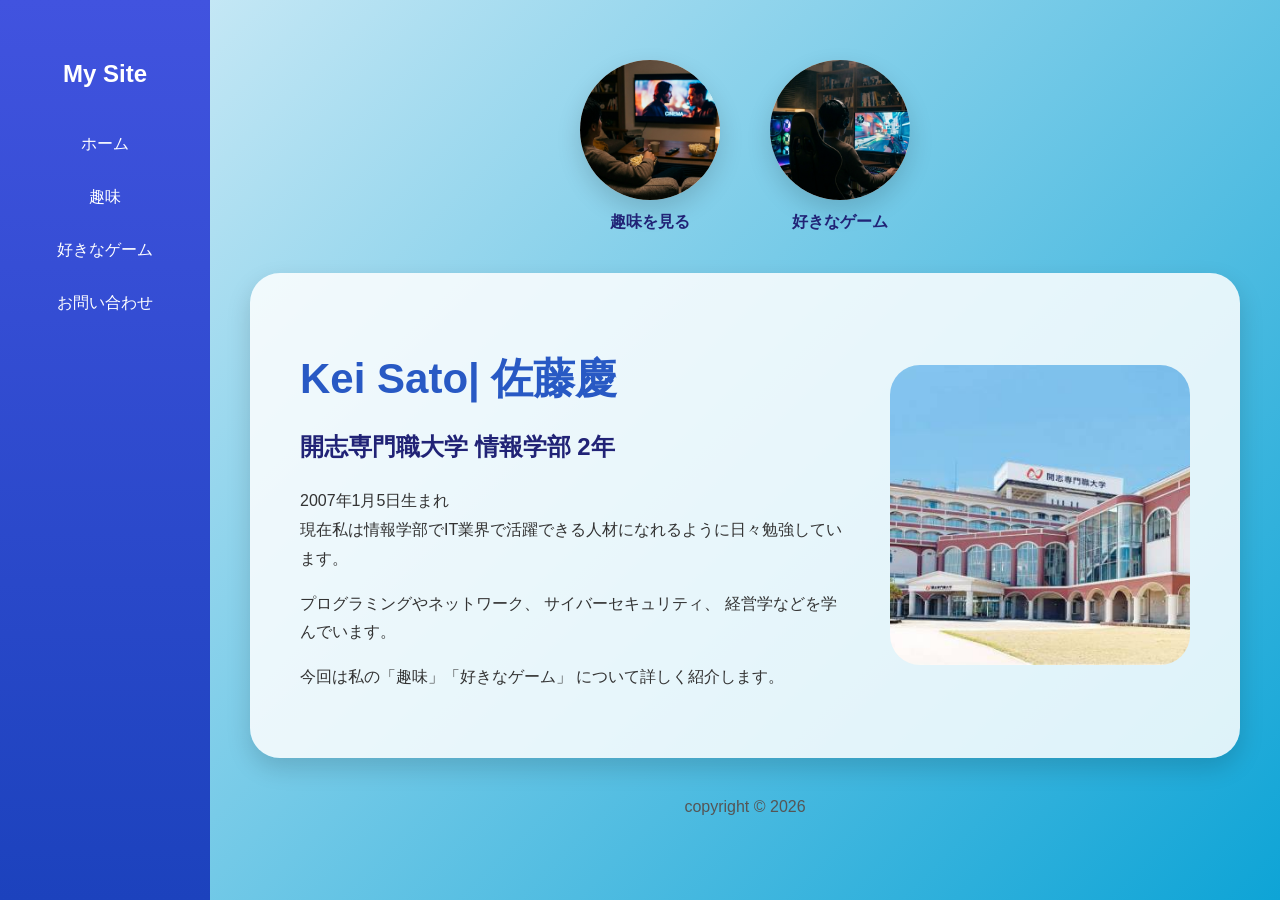
<file: index.html>
<!DOCTYPE html>
<html lang="ja">
<head>
    <meta charset="UTF-8">
    <title>自己紹介</title>
    <link rel="stylesheet" href="css/style.css">
</head>

<body>

    <div class="loding-line"></div>

    <div class="sidebar">
        <h2>My Site</h2>
        <a href="index.html">ホーム</a>
        <a href="work.html">趣味</a>
        <a href="Interests.html">好きなゲーム</a>
        <a href="contact.html">お問い合わせ</a>
    </div>

    <main class="main-content">

        <div class="circle-container">

            <a href="work.html" class="circle-item">
                <div class="circle-icon">
                    <img src="img/Gemini_Generated_Image_x10if0x10if0x10i.png" alt="趣味">
                </div>
                <span>趣味を見る</span>
            </a>

            <a href="Interests.html" class="circle-item">
                <div class="circle-icon">
                    <img src="img/Gemini_Generated_Image_o1u5uio1u5uio1u5.png" alt="好きなゲーム">
                </div>
                <span>好きなゲーム</span>
            </a>

        </div>

        <div class="card profile-card">

            <div class="text">
                <h1>Kei Sato| 佐藤慶</h1>
                <h3>開志専門職大学 情報学部 2年</h3>

                <p>
                    2007年1月5日生まれ<br>
                    現在私は情報学部でIT業界で活躍できる人材になれるように日々勉強しています。
                </p>

                <p>
                    プログラミングやネットワーク、
                    サイバーセキュリティ、
                    経営学などを学んでいます。
                </p>

                <p>
                    今回は私の「趣味」「好きなゲーム」
                    について詳しく紹介します。
                </p>
            </div>

            <img
                src="img/8644ebf81a4c510fd9f95bd4c80e322dd42a29340fff.jpg"
                class="profile-img"
                alt="profile image"
            >

        </div>

        <footer>
            copyright © 2026
        </footer>

    </main>

</body>
</html>
</file>
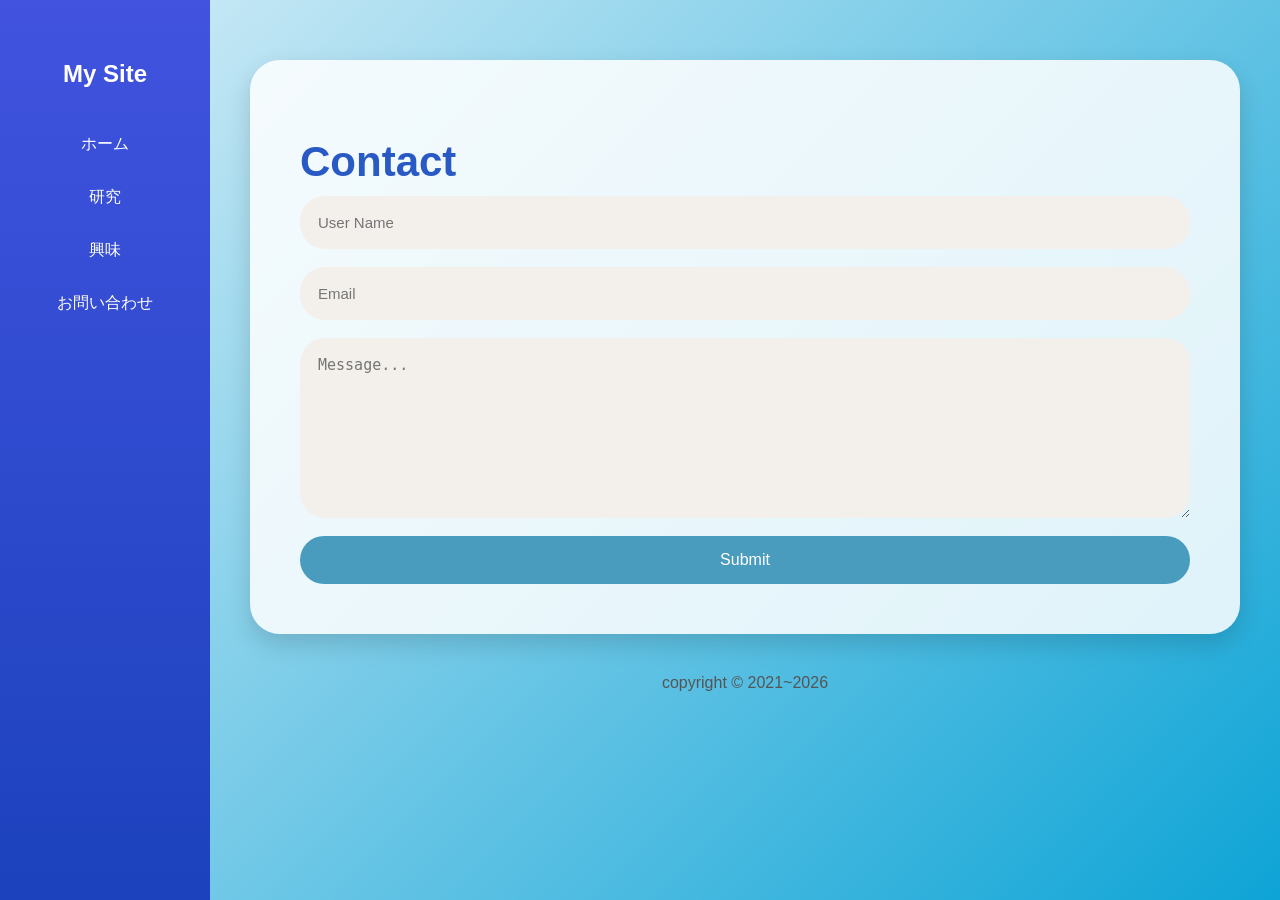
<file: contact.html>
<!DOCTYPE html>
<html lang="ja">
<head>
    <meta charset="UTF-8">
    <title>お問い合わせ</title>
    <link rel="stylesheet" href="css/style.css">
</head>
<body>

    <div class="sidebar">
        <h2>My Site</h2>
        <a href="index.html">ホーム</a>
        <a href="work.html">研究</a>
        <a href="Interests.html">興味</a>
        <a href="contact.html">お問い合わせ</a>
    </div>

    <main class="main-content">
        <div class="card">
            <h1>Contact</h1>
            <form>
                <input type="text" placeholder="User Name">
                <input type="email" placeholder="Email">
                <textarea rows="8" placeholder="Message..."></textarea>
                <button type="submit">Submit</button>
            </form>
        </div>
        
        <footer>copyright © 2021~2026</footer>
    </main>

</body>
</html>
</file>
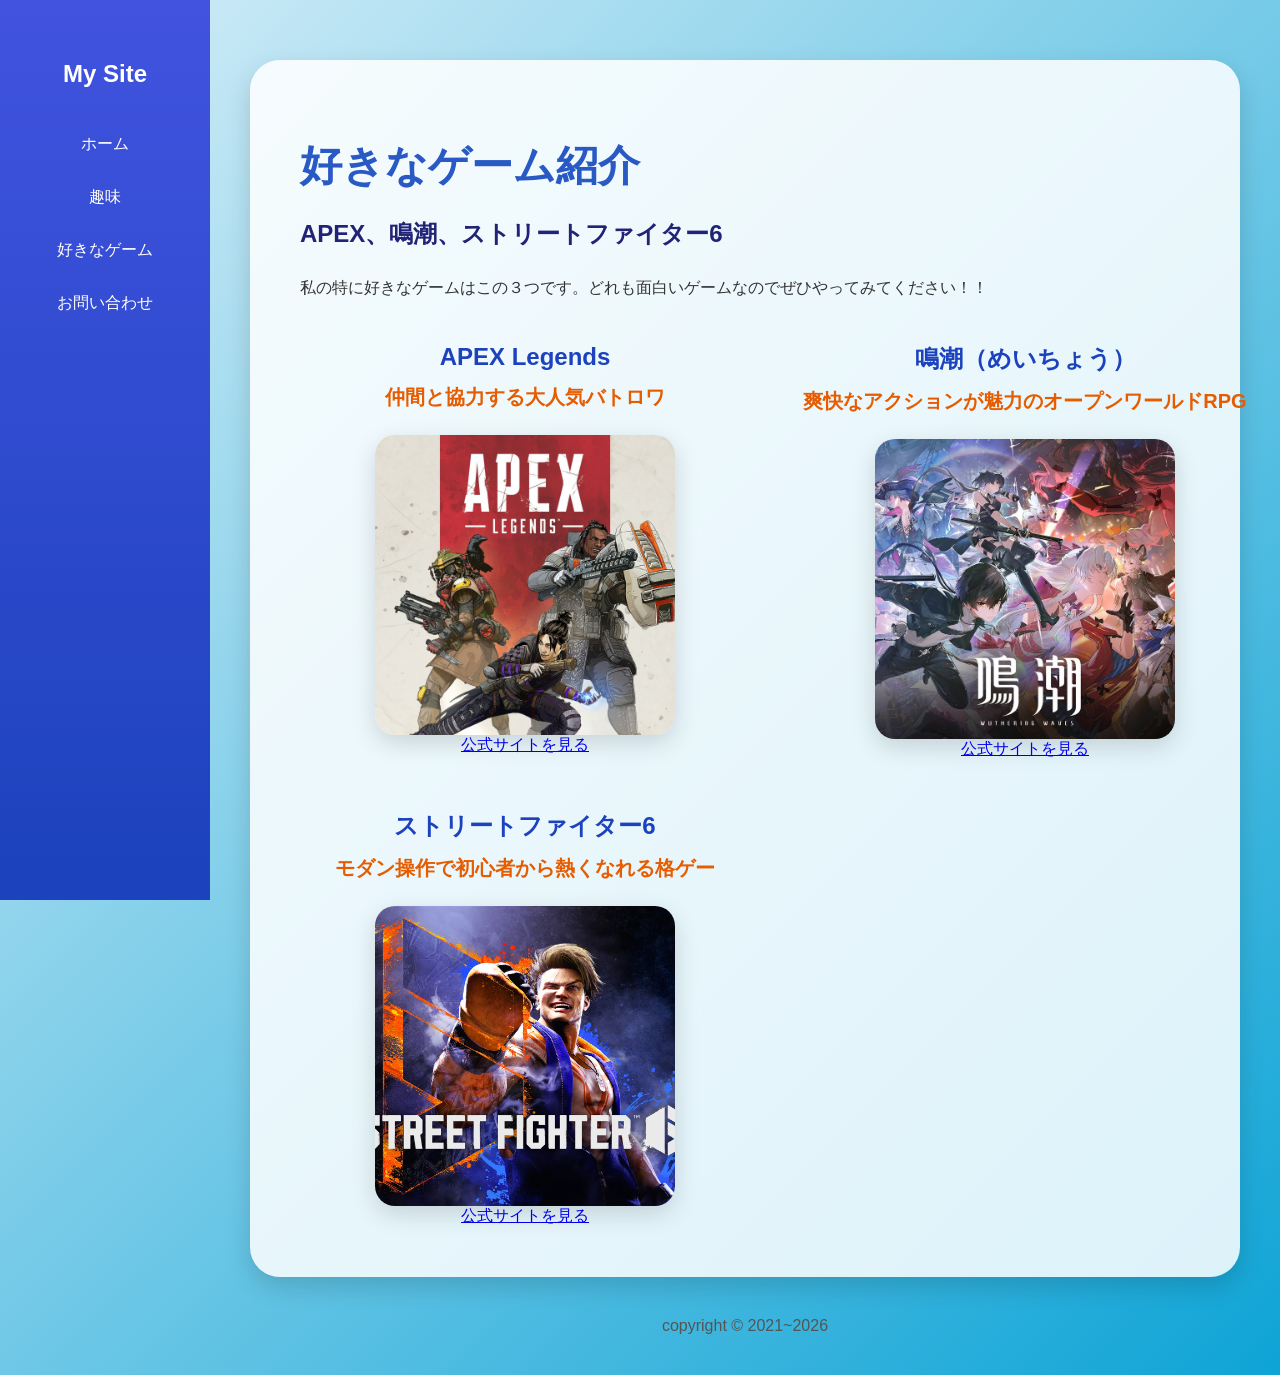
<file: Interests.html>
<!DOCTYPE html>
<html lang="ja">
<head>
    <meta charset="UTF-8">
    <title>好きなゲーム</title>
    <link rel="stylesheet" href="css/style.css">
</head>
<body>

    <div class="sidebar">
        <h2>My Site</h2>
        <a href="index.html">ホーム</a>
        <a href="work.html">趣味</a>
        <a href="Interests.html">好きなゲーム</a>
        <a href="contact.html">お問い合わせ</a>
    </div>

    <main class="main-content">
        <div class="card">
            <h1>好きなゲーム紹介</h1>
            <h3>APEX、鳴潮、ストリートファイター6</h3>
            <p>
                私の特に好きなゲームはこの３つです。どれも面白いゲームなのでぜひやってみてください！！
            </p>

            <div class="image-grid">

                <div class="grid-item">
                    <div class="grid-text">
                        <h4>APEX Legends</h4>
                        <p>仲間と協力する大人気バトロワ</p>
                    </div>
                    <img src="img/R.jpg" alt="APEX Legends">
                    <a href="https://www.ea.com/ja-jp/games/apex-legends" target="_blank" class="game-btn">公式サイトを見る</a>
                </div>

                <div class="grid-item">
                    <div class="grid-text">
                        <h4>鳴潮（めいちょう）</h4>
                        <p>爽快なアクションが魅力のオープンワールドRPG</p>
                    </div>
                    <img src="img/maxresdefault-3.jpg" alt="鳴潮">
                    <a href="https://wutheringwaves.kurogames.com/jp/" target="_blank" class="game-btn">公式サイトを見る</a>
                </div>

                <div class="grid-item">
                    <div class="grid-text">
                        <h4>ストリートファイター6</h4>
                        <p>モダン操作で初心者から熱くなれる格ゲー</p>
                    </div>
                    <img src="img/13450-3485-286bd8e59ebb16bfb9debb703cef52a6-2000x1125.jpg" alt="ストリートファイター6">
                    <a href="https://www.streetfighter.com/6/ja-jp/" target="_blank" class="game-btn">公式サイトを見る</a>
                </div>

            </div>
            </div>

        <footer>copyright © 2021~2026</footer>
    </main>

</body>
</html>
</file>
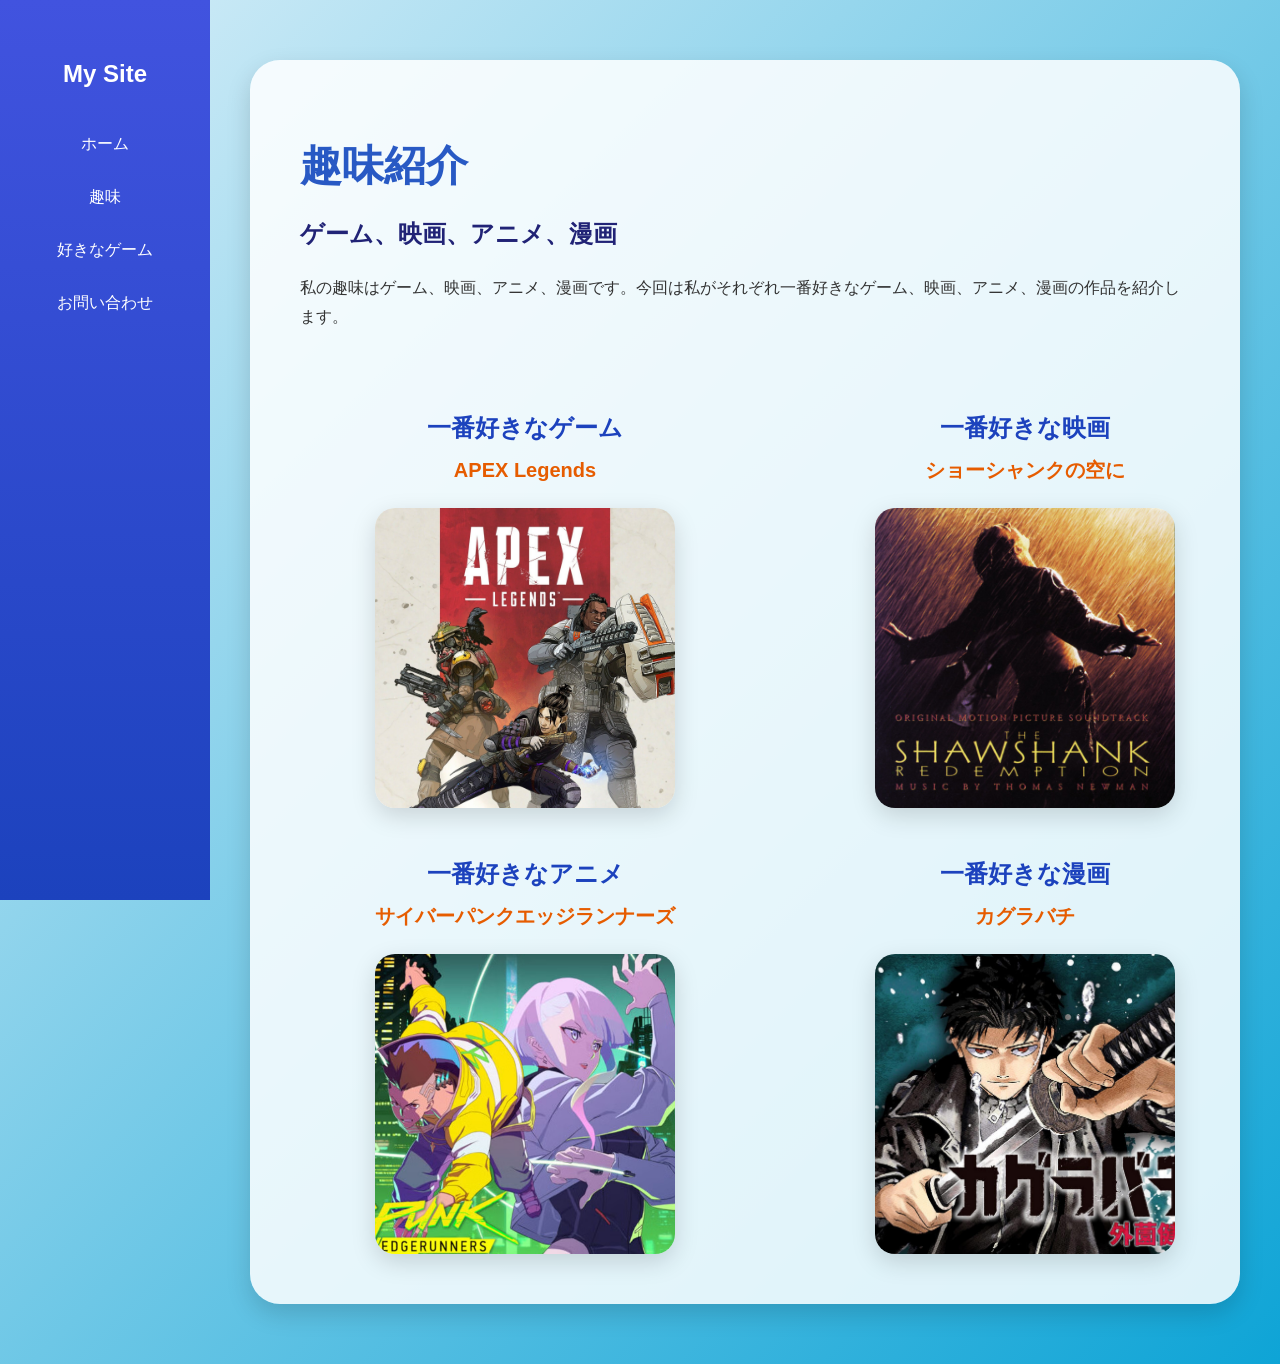
<file: work.html>
<!DOCTYPE html>
<html lang="ja">
<head>
    <meta charset="UTF-8">
    <title>趣味紹介</title>
    <link rel="stylesheet" href="css/style.css">
</head>
<body>

    <div class="sidebar">
        <h2>My Site</h2>
        <a href="index.html">ホーム</a>
        <a href="work.html">趣味</a>
        <a href="Interests.html">好きなゲーム</a>
        <a href="contact.html">お問い合わせ</a>
    </div>

    <main class="main-content">
        <div class="card">
            <h1>趣味紹介</h1>
            <h3>ゲーム、映画、アニメ、漫画</h3>
            <p>
                私の趣味はゲーム、映画、アニメ、漫画です。今回は私がそれぞれ一番好きなゲーム、映画、アニメ、漫画の作品を紹介します。
            </p>

            <div class="image-grid">

                

              <div class="image-grid">

    <div class="grid-item">
        <div class="grid-text">
            <h4>一番好きなゲーム</h4>
            <p>APEX Legends</p>
        </div>
        <img src="img/R.jpg" alt="一番好きなゲーム">
    </div>

    <div class="grid-item">
        <div class="grid-text">
            <h4>一番好きな映画</h4>
            <p>ショーシャンクの空に</p>
        </div>
        <img src="img/ab67616d0000b273e710c1f5b228046932790031.jpg" alt="一番好きな映画">
    </div>

    <div class="grid-item">
        <div class="grid-text">
            <h4>一番好きなアニメ</h4>
            <p>サイバーパンクエッジランナーズ</p>
        </div>
        <img src="img/Cyberpunk-Edgerunners-S1-Poster-en.avif" alt="一番好きなアニメ">
    </div>

    <div class="grid-item">
        <div class="grid-text">
            <h4>一番好きな漫画</h4>
            <p>カグラバチ</p>
        </div>
        <img src="img/kagurabachi.jpg" alt="一番好きな漫画">
    </div>

</div>
</file>
<file: css/style.css>
* {
    box-sizing: border-box;
}

body {
    margin: 0;
    font-family: "Arial", sans-serif;
    background: linear-gradient(135deg, #d7eef8, #0ea4d6);
    color: #333;
}

/* ======================
   Left Menu
====================== */
.sidebar {
    width: 210px;
    height: 100vh;
    background: linear-gradient(180deg, #4153df, #1c42bd);
    position: fixed;
    top: 0;
    left: 0;
    padding-top: 40px;
    text-align: center;
    z-index: 10;
}

.sidebar h2 {
    color: white;
    margin-bottom: 30px;
}

.sidebar a {
    display: block;
    color: white;
    text-decoration: none;
    padding: 16px;
    font-size: 16px;
}

.sidebar a:hover {
    background: rgba(255,255,255,0.25);
}

/* ======================
   Main Area
====================== */
.main-content {
    margin-left: 210px;
    padding: 40px;
    min-height: 100vh;
}

/* ======================
   Card Design
====================== */
.card {
    width: calc(100vw - 290px);
    max-width: none;
    margin: 20px 0;
    background: rgba(255,255,255,0.85);
    padding: 50px;
    border-radius: 30px;
    box-shadow: 0 10px 25px rgba(0,0,0,0.15);
}

/* ホーム画面用のプロフィールの並び */
.profile-card {
    display: flex;
    align-items: center;
    justify-content: space-between;
    gap: 40px;
}

h1 {
    color: #2859c4;
    font-size: 42px;
    margin-bottom: 10px;
}

h3 {
    color: #212376;
    font-size: 24px;
}

p {
    line-height: 1.8;
    font-size: 16px;
}

/* ======================
   Profile Image
====================== */
.profile-img {
    width: 300px;
    height: 300px;
    object-fit: cover;
    border-radius: 30px;
    animation: d 5.2s ease-out;
}

@keyframes d {
    0% {
        transform: translateY(-300px) rotate(-15deg);
        opacity: 0;
    }
    70% {
        transform: translateY(0) rotate(5deg);
        opacity: 1;
    }
    100% {
        transform: translateY(0) rotate(0deg);
        opacity: 1;
    }
}

/* ======================
   Contact Form
====================== */
form {
    display: flex;
    flex-direction: column;
    gap: 18px;
}

input,
textarea {
    width: 100%;
    padding: 18px;
    border: none;
    border-radius: 25px;
    background: #f3f0ec;
    font-size: 15px;
}

button {
    padding: 15px;
    border: none;
    border-radius: 25px;
    background: #4a9cbf;
    color: white;
    font-size: 16px;
    cursor: pointer;
}

button:hover {
    background: #2b30cc;
}

/* ======================
   Footer
====================== */
footer {
    text-align: center;
    margin-top: 40px;
    color: #555;
}

/* ======================
   Loading Line
====================== */
.loding-line {
    position: fixed;
    top: 60%;
    left: 50%;
    transform: translate(-50%, -50%);
    width: 500px;
    height: 5px;
    background-color: #eee;
    z-index: 999;
    animation: f 2.5s forwards;
}

@keyframes f {
    0%,80% {
        opacity: 1;
    }
    100% {
        opacity: 0;
        visibility: hidden;
    }
}

.loding-line::after {
    content: "";
    position: absolute;
    top: 0;
    left: 0;
    width: 0;
    height: 100%;
    background: linear-gradient(
        135deg,
        rgb(6,216,198),
        rgb(30,150,255)
    );
    animation: bar-grow 2s ease-in-out forwards;
}

@keyframes bar-grow {
    0% {
        width: 0;
    }
    100% {
        width: 100%;
    }
}

/* ======================
   Fade In
====================== */
.sidebar,
.main-content {
    animation: s 2.5s forwards;
}

@keyframes s {
    0%,50% {
        opacity: 0;
    }
    100% {
        opacity: 1;
    }
}

/* ======================
   Circle Menu
====================== */
.circle-container {
    display: flex;
    justify-content: center;
    align-items: center;
    gap: 50px;
    margin: 20px auto 40px;
    flex-wrap: wrap;
}

.circle-item {
    text-decoration: none;
    text-align: center;
    transition: transform 0.3s ease;
}

.circle-item:hover {
    transform: translateY(-5px);
}

.circle-icon {
    width: 140px;
    height: 140px;
    border-radius: 50%;
    overflow: hidden;
    background: rgba(255,255,255,0.85);
    box-shadow: 0 10px 25px rgba(0,0,0,0.15);
    margin: 0 auto 12px;
}

.circle-icon img {
    width: 100%;
    height: 100%;
    object-fit: cover;
}

.circle-item span {
    display: block;
    color: #212376;
    font-size: 16px;
    font-weight: bold;
    text-align: center;
}

/* ======================
   Hobby Images
====================== */
.image-grid {
    display: grid;
    grid-template-columns: repeat(2, minmax(450px, 1fr));
    gap: 50px;
    margin-top: 40px;
    width: 100%;
}

.grid-item {
    display: flex;
    flex-direction: column;
    align-items: center;
    text-align: center;
    
    /* ★白い枠と影を完全に消すためのリセットコード */
    background: none !important;      /* 背景の白を消す */
    box-shadow: none !important;      /* 外側の薄い影を消す */
    padding: 0 !important;           /* 白枠用についていた内側の余白をゼロにする */
}


.grid-text {
    width: 100%;
    margin-bottom: 20px;
}

.grid-text h4 {
    margin: 0 0 8px 0;
    color: #1c42bd;
    font-size: 24px;
    font-weight: bold;
}

.grid-text p {
    margin: 0;
    font-size: 20px;
    color: #e65c00;
    font-weight: bold;
}

.image-grid .grid-item img {
    width: 100%;
    max-width: 300px;
    aspect-ratio: 1 / 1;
    object-fit: cover;
    border-radius: 20px;
    box-shadow: 0 8px 25px rgba(0,0,0,0.15);
    transition: 0.3s;
    cursor: pointer;
}

.image-grid .grid-item img:hover {
    opacity: 0.85;
    transform: scale(1.03);
}
</file>
